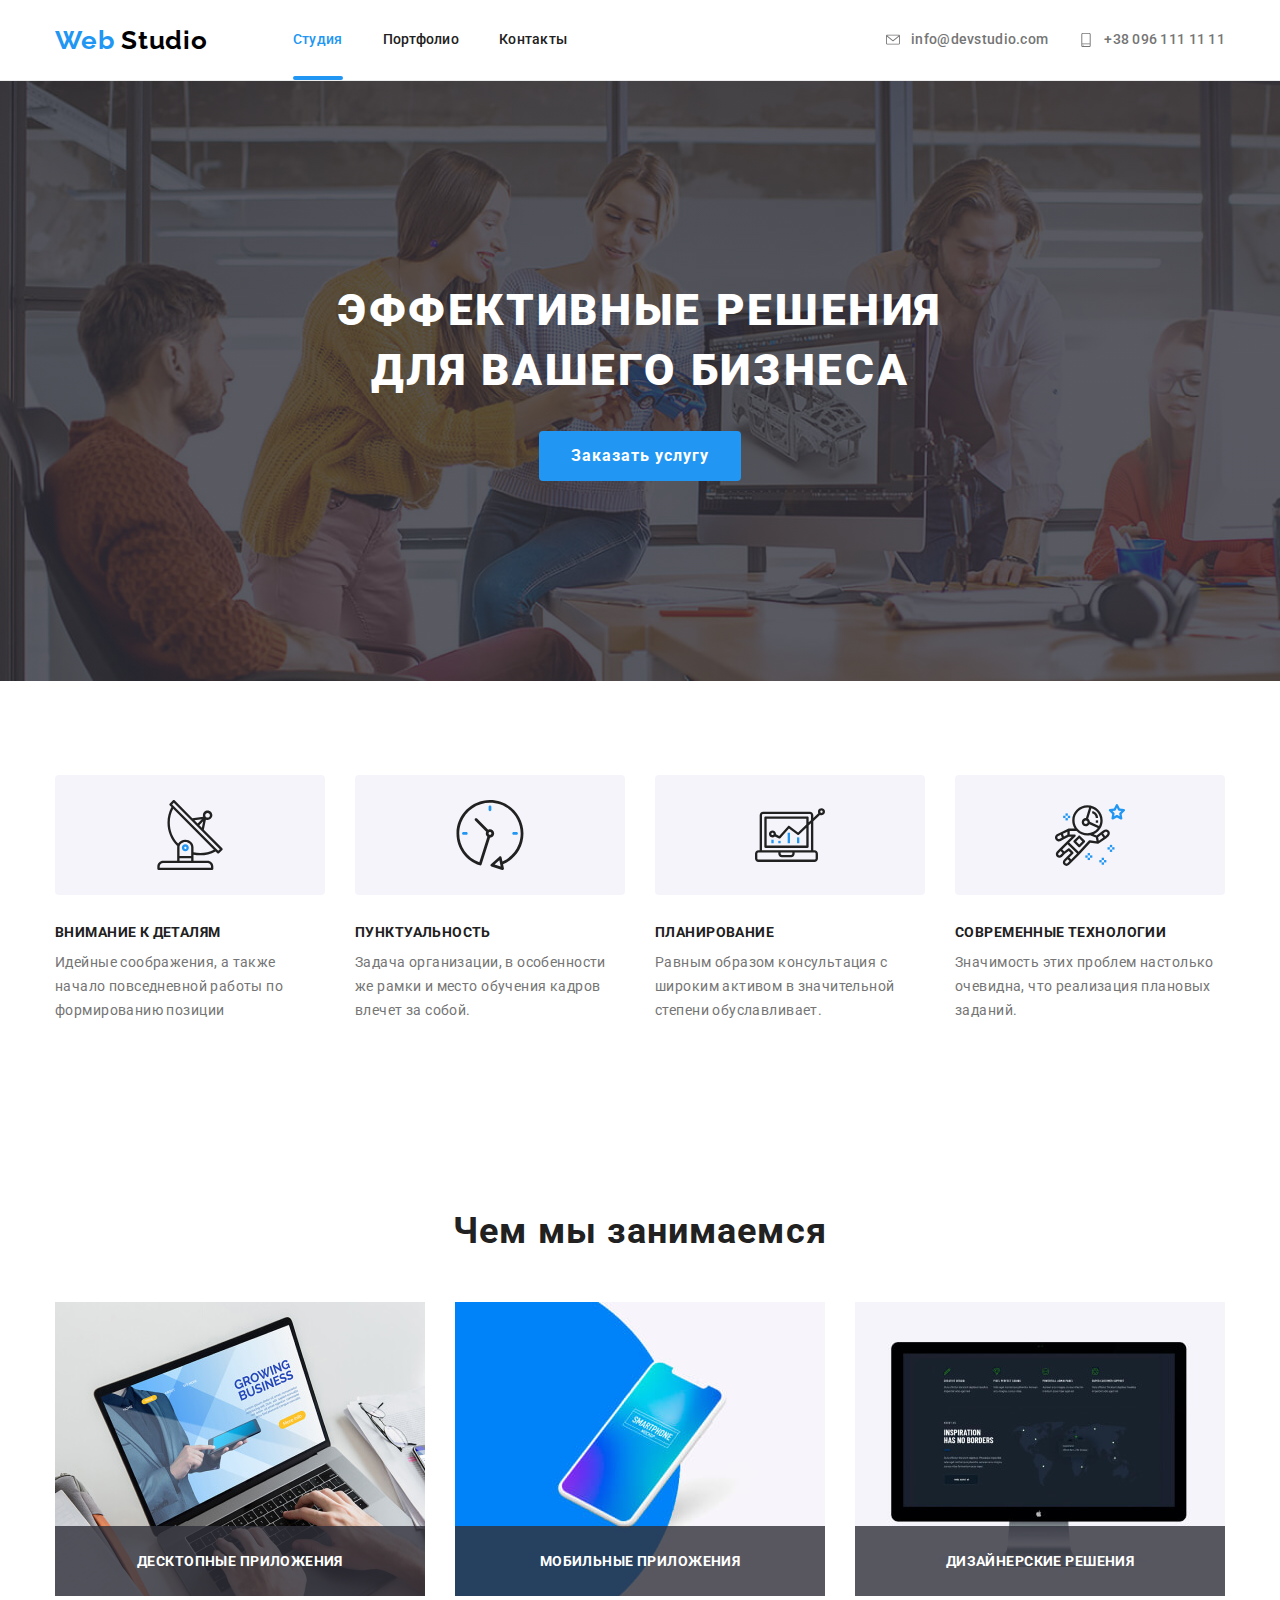
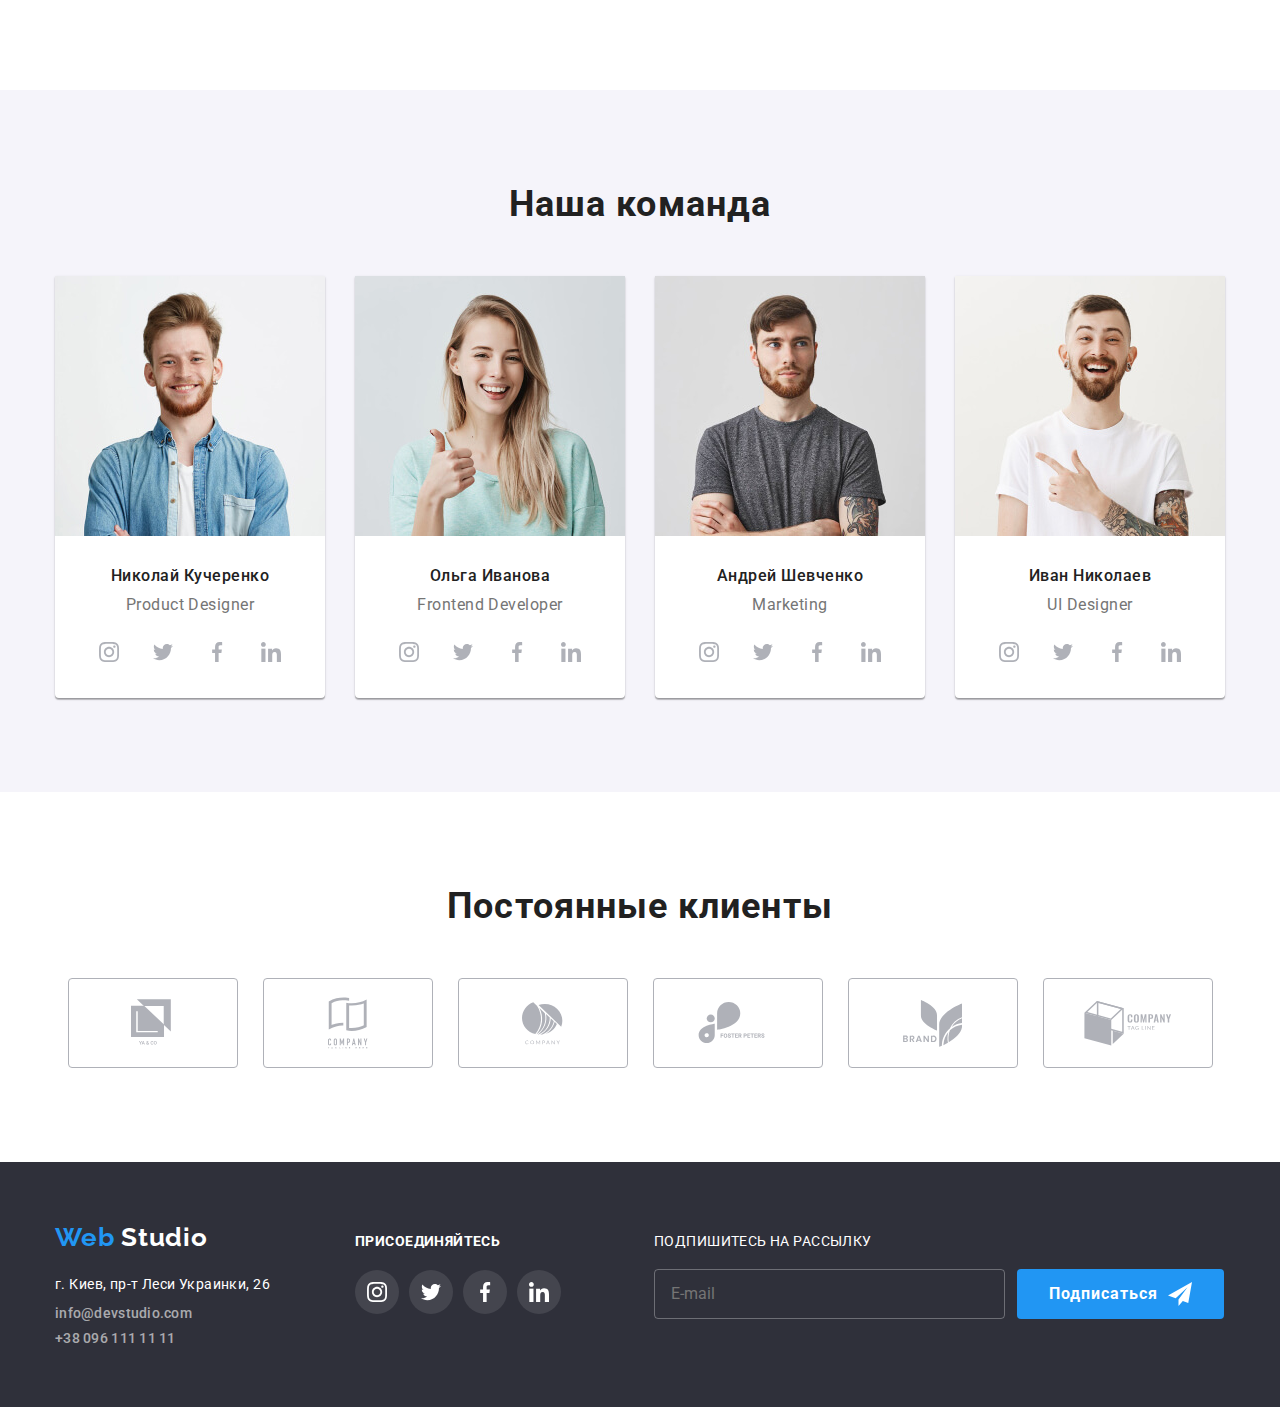
<file: index.html>
<!DOCTYPE html>
<html lang="ru">
  <head>
    <meta charset="UTF-8" />
    <meta name="viewport" content="width=device-width, initial-scale=1.0" />
    <link
      href="https://fonts.googleapis.com/css2?family=Raleway:wght@700&family=Roboto:wght@400;500;700&display=swap"
      rel="stylesheet"
    />
    <link
      rel="stylesheet"
      href="https://cdnjs.cloudflare.com/ajax/libs/modern-normalize/0.7.0/modern-normalize.min.css"
    />
    <link rel="stylesheet" href="./css/main.min.css" />
    <title>Document</title>
  </head>

  <body>
    <header class="header">
      <div class="container">
        <nav class="navigation">
          <a class="logo-white" href="./index.html"
            ><span class="logo-blue"> Web </span>Studio</a
          >
          <ul class="nav-list">
            <li class="nav-list-item">
              <a class="nav-list-item-link current" href="./index.html">
                Студия
              </a>
            </li>
            <li class="nav-list-item">
              <a class="nav-list-item-link" href="./portfolio.html">
                Портфолио
              </a>
            </li>
            <li class="nav-list-item">
              <a class="nav-list-item-link" href=""> Контакты </a>
            </li>
          </ul>
        </nav>
        <ul class="contacts-list">
          <li class="contacts-list-item">
            <a class="contacts-list-item-link" href="mailto:info@devstudio.com">
              <svg class="contacts-list-item-icon">
                <use href="./images/svgsprite.svg#icon-envelope"></use>
              </svg>
              info@devstudio.com
            </a>
          </li>
          <li class="contacts-list-item">
            <a class="contacts-list-item-link" href="tel:+380961111111">
              <svg class="contacts-list-item-icon">
                <use href="./images/svgsprite.svg#icon-smartphone"></use>
              </svg>
              +38 096 111 11 11
            </a>
          </li>
        </ul>
      </div>
    </header>
    <main>
      <!--ГЕРОЙ-->
      <section class="hero">
        <div class="hero-content">
          <h1 class="main-header">
            Эффективные решения <br />
            для вашего бизнеса
          </h1>
          <button data-modal-open class="hero-button">Заказать услугу</button>
        </div>
      </section>
      <!--Возможности-->
      <section class="capabillity section">
        <div class="container">
          <ul class="capabillity-list">
            <li class="capabillity-list-item">
              <div class="capabillity-img-wrapper">
                <svg class="capabillity-svg">
                  <use href="./images/svgsprite.svg#icon-antenna"></use>
                </svg>
              </div>
              <h2 class="capabillity-header">Внимание к деталям</h2>
              <p class="capabillity-text">
                Идейные соображения, а также начало повседневной работы по
                формированию позиции
              </p>
            </li>
            <li class="capabillity-list-item">
              <div class="capabillity-img-wrapper">
                <svg class="capabillity-svg">
                  <use href="./images/svgsprite.svg#icon-clock"></use>
                </svg>
              </div>
              <h2 class="capabillity-header">Пунктуальность</h2>
              <p class="capabillity-text">
                Задача организации, в особенности же рамки и место обучения
                кадров влечет за собой.
              </p>
            </li>
            <li class="capabillity-list-item">
              <div class="capabillity-img-wrapper">
                <svg class="capabillity-svg">
                  <use href="./images/svgsprite.svg#icon-diagram"></use>
                </svg>
              </div>
              <h2 class="capabillity-header">Планирование</h2>
              <p class="capabillity-text">
                Равным образом консультация с широким активом в значительной
                степени обуславливает.
              </p>
            </li>
            <li class="capabillity-list-item">
              <div class="capabillity-img-wrapper">
                <svg class="capabillity-svg">
                  <use href="./images/svgsprite.svg#icon-astronaut"></use>
                </svg>
              </div>
              <h2 class="capabillity-header">Современные технологии</h2>
              <p class="capabillity-text">
                Значимость этих проблем настолько очевидна, что реализация
                плановых заданий.
              </p>
            </li>
          </ul>
        </div>
      </section>
      <!--Чем мы занимаемся-->
      <section class="section">
        <div class="container">
          <h2 class="second-header">Чем мы занимаемся</h2>
          <ul class="what-we-do-list">
            <li class="what-we-do-list-item">
              <img
                src="./images/box1.jpg"
                alt="фото лептопа"
                width="370"
                height="294"
              />

              <h3 class="what-we-do-header">Десктопные приложения</h3>
            </li>
            <li class="what-we-do-list-item">
              <img
                src="./images/box2.jpg"
                alt="фото смартфона"
                width="370"
                height="294"
              />
              <h3 class="what-we-do-header">Мобильные приложения</h3>
            </li>
            <li class="what-we-do-list-item">
              <img
                src="./images/box3.jpg"
                alt="фото десктопа"
                width="370"
                height="294"
              />
              <h3 class="what-we-do-header">Дизайнерские решения</h3>
            </li>
          </ul>
        </div>
      </section>
      <!--Наша команда-->
      <section>
        <div class="section-dark section">
          <h2 class="second-header">Наша команда</h2>
          <ul class="our-team-list">
            <li class="our-team-list-item">
              <img
                class="our-team-list-img"
                src="./images/img-1.jpg"
                alt="фото парня"
                width="270"
                height="260"
              />
              <h3 class="our-team-header">Николай Кучеренко</h3>
              <p class="our-team-text">Product Designer</p>
              <ul class="social-media-link-list">
                <li>
                  <a href="instagram" class="social-media-link-list-item"
                    ><svg class="social-media-link-item-svg">
                      <use href="./images/svgsprite.svg#icon-instagram"></use>
                    </svg>
                  </a>
                </li>
                <li>
                  <a href="twitter" class="social-media-link-list-item"
                    ><svg class="social-media-link-item-svg">
                      <use href="./images/svgsprite.svg#icon-twitter"></use>
                    </svg>
                  </a>
                </li>
                <li>
                  <a href="facebook" class="social-media-link-list-item"
                    ><svg class="social-media-link-item-svg">
                      <use href="./images/svgsprite.svg#icon-facebook"></use>
                    </svg>
                  </a>
                </li>
                <li>
                  <a href="linkedin " class="social-media-link-list-item"
                    ><svg class="social-media-link-item-svg">
                      <use href="./images/svgsprite.svg#icon-linkedin"></use>
                    </svg>
                  </a>
                </li>
              </ul>
            </li>
            <li class="our-team-list-item">
              <img
                class="our-team-list-img"
                src="./images/img-2.jpg"
                alt="фото девушки"
                width="270"
                height="260"
              />
              <h3 class="our-team-header">Ольга Иванова</h3>
              <p class="our-team-text">Frontend Developer</p>
              <ul class="social-media-link-list">
                <li>
                  <a href="instagram" class="social-media-link-list-item"
                    ><svg class="social-media-link-item-svg">
                      <use href="./images/svgsprite.svg#icon-instagram"></use>
                    </svg>
                  </a>
                </li>
                <li>
                  <a href="twitter" class="social-media-link-list-item"
                    ><svg class="social-media-link-item-svg">
                      <use href="./images/svgsprite.svg#icon-twitter"></use>
                    </svg>
                  </a>
                </li>
                <li>
                  <a href="facebook" class="social-media-link-list-item"
                    ><svg class="social-media-link-item-svg">
                      <use href="./images/svgsprite.svg#icon-facebook"></use>
                    </svg>
                  </a>
                </li>
                <li>
                  <a href="linkedin " class="social-media-link-list-item"
                    ><svg class="social-media-link-item-svg">
                      <use href="./images/svgsprite.svg#icon-linkedin"></use>
                    </svg>
                  </a>
                </li>
              </ul>
            </li>
            <li class="our-team-list-item">
              <img
                class="our-team-list-img"
                src="./images/img-3.jpg"
                alt="фото парня"
                width="270"
                height="260"
              />
              <h3 class="our-team-header">Андрей Шевченко</h3>
              <p class="our-team-text">Marketing</p>
              <ul class="social-media-link-list">
                <li>
                  <a href="instagram" class="social-media-link-list-item"
                    ><svg class="social-media-link-item-svg">
                      <use href="./images/svgsprite.svg#icon-instagram"></use>
                    </svg>
                  </a>
                </li>
                <li>
                  <a href="twitter" class="social-media-link-list-item"
                    ><svg class="social-media-link-item-svg">
                      <use href="./images/svgsprite.svg#icon-twitter"></use>
                    </svg>
                  </a>
                </li>
                <li>
                  <a href="facebook" class="social-media-link-list-item"
                    ><svg class="social-media-link-item-svg">
                      <use href="./images/svgsprite.svg#icon-facebook"></use>
                    </svg>
                  </a>
                </li>
                <li>
                  <a href="linkedin " class="social-media-link-list-item"
                    ><svg class="social-media-link-item-svg">
                      <use href="./images/svgsprite.svg#icon-linkedin"></use>
                    </svg>
                  </a>
                </li>
              </ul>
            </li>
            <li class="our-team-list-item">
              <img
                class="our-team-list-img"
                src="./images/img-4.jpg"
                alt="фото парня"
                width="270"
                height="260"
              />
              <h3 class="our-team-header">Иван Николаев</h3>
              <p class="our-team-text">UI Designer</p>
              <ul class="social-media-link-list">
                <li>
                  <a href="instagram" class="social-media-link-list-item"
                    ><svg class="social-media-link-item-svg">
                      <use href="./images/svgsprite.svg#icon-instagram"></use>
                    </svg>
                  </a>
                </li>
                <li>
                  <a href="twitter" class="social-media-link-list-item"
                    ><svg class="social-media-link-item-svg">
                      <use href="./images/svgsprite.svg#icon-twitter"></use>
                    </svg>
                  </a>
                </li>
                <li>
                  <a href="facebook" class="social-media-link-list-item"
                    ><svg class="social-media-link-item-svg">
                      <use href="./images/svgsprite.svg#icon-facebook"></use>
                    </svg>
                  </a>
                </li>
                <li>
                  <a href="linkedin " class="social-media-link-list-item"
                    ><svg class="social-media-link-item-svg">
                      <use href="./images/svgsprite.svg#icon-linkedin"></use>
                    </svg>
                  </a>
                </li>
              </ul>
            </li>
          </ul>
        </div>
      </section>
      <!--Клиенты-->
      <section class="section">
        <div class="container">
          <h2 class="second-header">Постоянные клиенты</h2>
          <ul class="clients-list">
            <li>
              <a class="clients-list-item" href="">
                <svg class="clients-list-item-svg" width="44" height="49">
                  <use href="./images/svgsprite.svg#icon-logo1"></use>
                </svg>
              </a>
            </li>
            <li>
              <a class="clients-list-item" href="">
                <svg class="clients-list-item-svg" width="40" height="52">
                  <use href="./images/svgsprite.svg#icon-logo2"></use>
                </svg>
              </a>
            </li>
            <li>
              <a class="clients-list-item" href="">
                <svg class="clients-list-item-svg" width="41" height="43">
                  <use href="./images/svgsprite.svg#icon-logo3"></use>
                </svg>
              </a>
            </li>
            <li>
              <a class="clients-list-item" href="">
                <svg class="clients-list-item-svg" width="80" height="42">
                  <use href="./images/svgsprite.svg#icon-logo4"></use>
                </svg>
              </a>
            </li>
            <li>
              <a class="clients-list-item" href="">
                <svg class="clients-list-item-svg" width="59" height="47">
                  <use href="./images/svgsprite.svg#icon-logo5"></use>
                </svg>
              </a>
            </li>
            <li>
              <a class="clients-list-item" href="">
                <svg class="clients-list-item-svg" width="88" height="45">
                  <use href="./images/svgsprite.svg#icon-logo6"></use>
                </svg>
              </a>
            </li>
          </ul>
        </div>
      </section>
    </main>
    <!--Футер-->
    <footer class="footer">
      <div class="container">
        <div class="adress-container">
          <a class="logo-black" href="./index.html"
            ><span class="logo-blue">Web </span>Studio</a
          >
          <address>
            <span class="adress-text">г. Киев, пр-т Леси Украинки, 26</span>
            <ul class="adress-list">
              <li class="footer-contacts-list-item">
                <a
                  class="contacts-list-footer-item-link"
                  href="mailto:info@devstudio.com"
                  >info@devstudio.com</a
                >
              </li>
              <li class="footer-contacts-list-item">
                <a
                  class="contacts-list-footer-item-link"
                  href="tel:+380961111111"
                  >+38 096 111 11 11</a
                >
              </li>
            </ul>
          </address>
        </div>
        <div class="footer-social-link-container">
          <p class="social-links-footer">Присоединяйтесь</p>
          <ul class="social-links-footer-list social-media-link-list">
            <li>
              <a
                class="social-links-footer-item social-media-link-list-item"
                href="instagram"
                ><svg class="social-media-link-item-svg">
                  <use href="./images/svgsprite.svg#icon-instagram"></use>
                </svg>
              </a>
            </li>
            <li>
              <a
                class="social-links-footer-item social-media-link-list-item"
                href="twitter"
                ><svg class="social-media-link-item-svg">
                  <use href="./images/svgsprite.svg#icon-twitter"></use>
                </svg>
              </a>
            </li>
            <li>
              <a
                class="social-links-footer-item social-media-link-list-item"
                href="facebook"
                ><svg class="social-media-link-item-svg">
                  <use href="./images/svgsprite.svg#icon-facebook"></use>
                </svg>
              </a>
            </li>
            <li>
              <a
                class="social-links-footer-item social-media-link-list-item"
                href="linkedin"
                ><svg class="social-media-link-item-svg">
                  <use href="./images/svgsprite.svg#icon-linkedin"></use>
                </svg>
              </a>
            </li>
          </ul>
        </div>
        <div class="submit-form-container">
          <b class="submit-text">Подпишитесь на рассылку</b>
          <form class="submit-form">
            <input
              type="email"
              name="user-email"
              autocomplete="off"
              class="footer-submit-input"
              placeholder="E-mail"
              required
            />
            <button type="submit" class="footer-submit-btn">
              Подписаться
              <svg class="footer-submit-btn-icon">
                <use href="./images/svgsprite.svg#icon-icontlgm"></use>
              </svg>
            </button>
          </form>
        </div>
      </div>
    </footer>
    <div data-modal class="backdrop is-hidden">
      <div class="modal-form-wrapper">
        <button data-modal-close type="button" class="modal-close-button">
          <svg class="modal-close-button-svg">
            <use href="./images/svgsprite.svg#icon-close"></use>
          </svg>
        </button>
        <form action="#" class="modal-form">
          <h2 class="modal-header">Оставьте свои данные, мы вам перезвоним</h2>
          <div class="modal-label-wrapper">
            <label class="modal-label"
              >Имя
              <input
                class="modal-input"
                type="text"
                name="user-name"
                placeholder=" "
                required
              />
              <svg class="modal-icon">
                <use href="./images/svgsprite.svg#icon-person"></use>
              </svg>
            </label>
          </div>
          <div class="modal-label-wrapper">
            <label class="modal-label"
              >Телефон
              <input
                class="modal-input"
                type="tel"
                name="user-tel"
                placeholder=" "
                required
              />
              <svg class="modal-icon">
                <use href="./images/svgsprite.svg#icon-phone"></use>
              </svg>
            </label>
          </div>
          <div class="modal-label-wrapper">
            <label class="modal-label"
              >Почта
              <input
                class="modal-input"
                type="email"
                name="user-email"
                placeholder=" "
              />
              <svg class="modal-icon">
                <use href="./images/svgsprite.svg#icon-email"></use>
              </svg>
            </label>
          </div>
          <span class="modal-message-span">Комментарий</span>
          <textarea
            class="modal-message"
            name="user-message"
            placeholder="Введите текст"
          ></textarea>
          <label class="modal-form-option">
            <input
              type="checkbox"
              class="modal-form-checkbox"
              name="policy"
              value="accept-policy"
            />
            <svg class="custom-checkbox">
              <use href="./images/svgsprite.svg#icon-iconcheck"></use>
            </svg>
            <span class="policy-text"
              >Соглашаюсь с рассылкой и принимаю
              <a href="#" class="policy-link">Условия договора</a></span
            >
          </label>
          <button type="submit" class="modal-button-submit">Отправить</button>
        </form>
      </div>
    </div>
    <script src="./js/modal.js"></script>
  </body>
</html>
</file>
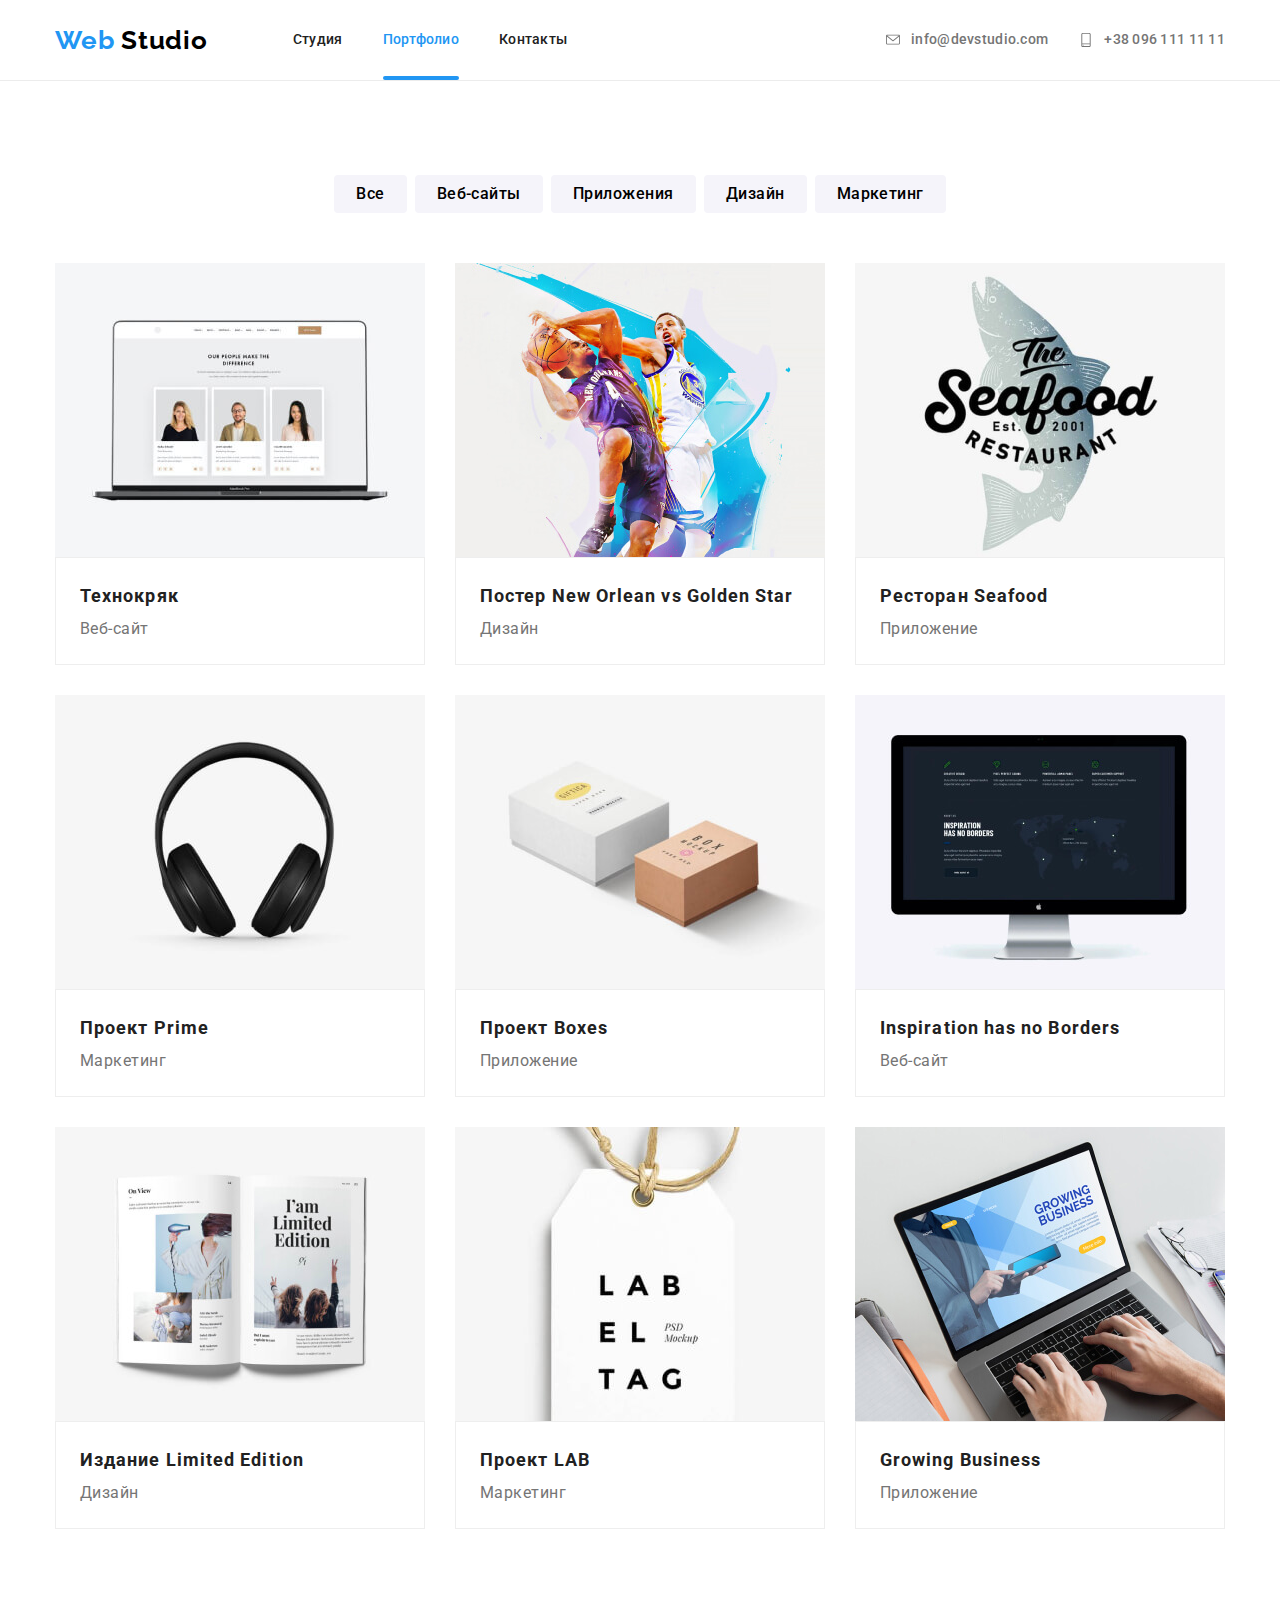
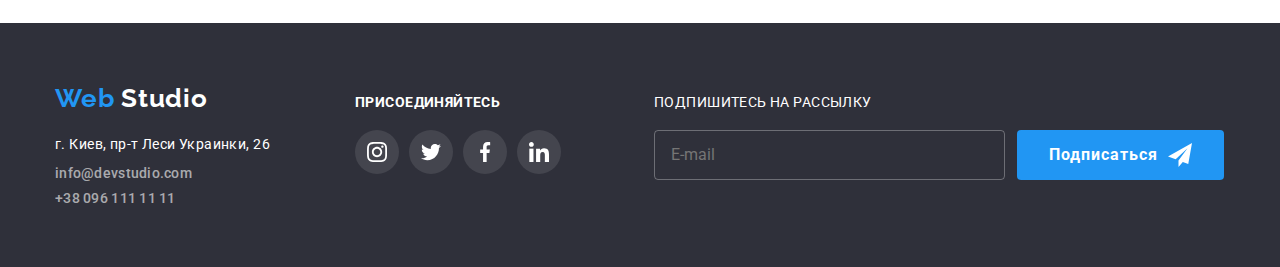
<file: portfolio.html>
<!DOCTYPE html>
<html lang="ru">
  <head>
    <meta charset="UTF-8" />
    <meta name="viewport" content="width=device-width, initial-scale=1.0" />
    <link
      href="https://fonts.googleapis.com/css2?family=Raleway:wght@700&family=Roboto:wght@400;500;700&display=swap"
      rel="stylesheet"
    />
    <link
      rel="stylesheet"
      href="https://cdnjs.cloudflare.com/ajax/libs/modern-normalize/0.7.0/modern-normalize.min.css"
    />
    <link rel="stylesheet" href="./css/portfolio.min.css" />
    <title>Document</title>
  </head>

  <body>
    <header class="header">
      <div class="container">
        <nav class="navigation">
          <a class="logo-white" href="./index.html"
            ><span class="logo-blue"> Web </span>Studio</a
          >
          <ul class="nav-list">
            <li class="nav-list-item">
              <a class="nav-list-item-link" href="./index.html"> Студия </a>
            </li>
            <li class="nav-list-item">
              <a class="nav-list-item-link current" href="./portfolio.html">
                Портфолио
              </a>
            </li>
            <li class="nav-list-item">
              <a class="nav-list-item-link" href=""> Контакты </a>
            </li>
          </ul>
        </nav>
        <ul class="contacts-list">
          <li class="contacts-list-item">
            <a class="contacts-list-item-link" href="mailto:info@devstudio.com">
              <svg class="contacts-list-item-icon">
                <use href="./images/svgsprite.svg#icon-envelope"></use>
              </svg>
              info@devstudio.com
            </a>
          </li>
          <li class="contacts-list-item">
            <a class="contacts-list-item-link" href="tel:+380961111111">
              <svg class="contacts-list-item-icon">
                <use href="./images/svgsprite.svg#icon-smartphone"></use>
              </svg>
              +38 096 111 11 11
            </a>
          </li>
        </ul>
      </div>
    </header>
    <main>
      <!-- МЕНЮ КНОПОК -->
      <section class="section">
        <div class="container">
          <h1 hidden>Портфолио</h1>
          <ul class="portfolio-button-list">
            <li class="portfolio-button-list-item">
              <button class="portfolio-button" type="button">Все</button>
            </li>
            <li class="portfolio-button-list-item">
              <button class="portfolio-button" type="button">Веб-сайты</button>
            </li>
            <li class="portfolio-button-list-item">
              <button class="portfolio-button" type="button">Приложения</button>
            </li>
            <li class="portfolio-button-list-item">
              <button class="portfolio-button" type="button">Дизайн</button>
            </li>
            <li class="portfolio-button-list-item">
              <button class="portfolio-button" type="button">Маркетинг</button>
            </li>
          </ul>
        </div>

        <!-- ГАЛЕРЕЯ -->

        <div class="container">
          <ul class="portfolio-list">
            <li class="portfolio-list-item">
              <a href="">
                <div class="portfolio-wrapper">
                  <img
                    class="portfolio-list-item-img"
                    src="./images/portfolio/img1.jpg"
                    alt="сайт Тезнокряк"
                  />
                  <p class="portfolio-item-description">
                    Технокряк это современная площадка распространения
                    коронавируса. Компании используют эту платформу для
                    цифрового шпионажа и атак на защищённые сервера конкурентов.
                  </p>
                </div>
                <div class="card-content">
                  <h2 class="portfolio-item-header">Технокряк</h2>
                  <p class="portfolio-item-type">Веб-сайт</p>
                </div>
              </a>
            </li>
            <li class="portfolio-list-item">
              <a href="">
                <div class="portfolio-wrapper">
                  <img
                    class="portfolio-list-item-img"
                    src="./images/portfolio/img2.jpg"
                    alt="баскетболисты"
                  />
                  <p class="portfolio-item-description">
                    Технокряк это современная площадка распространения
                    коронавируса. Компании используют эту платформу для
                    цифрового шпионажа и атак на защищённые сервера конкурентов.
                  </p>
                </div>
                <div class="card-content">
                  <h2 class="portfolio-item-header">
                    Постер New Orlean vs Golden Star
                  </h2>
                  <p class="portfolio-item-type">Дизайн</p>
                </div>
              </a>
            </li>
            <li class="portfolio-list-item">
              <a href="">
                <div class="portfolio-wrapper">
                  <img
                    class="portfolio-list-item-img"
                    src="./images/portfolio/img3.jpg"
                    alt="логотип ресторана"
                  />
                  <p class="portfolio-item-description">
                    Технокряк это современная площадка распространения
                    коронавируса. Компании используют эту платформу для
                    цифрового шпионажа и атак на защищённые сервера конкурентов.
                  </p>
                </div>
                <div class="card-content">
                  <h2 class="portfolio-item-header">Ресторан Seafood</h2>
                  <p class="portfolio-item-type">Приложение</p>
                </div>
              </a>
            </li>
            <li class="portfolio-list-item">
              <a href="">
                <div class="portfolio-wrapper">
                  <img
                    class="portfolio-list-item-img"
                    src="./images/portfolio/img4.jpg"
                    alt="наушники"
                  />
                  <p class="portfolio-item-description">
                    Технокряк это современная площадка распространения
                    коронавируса. Компании используют эту платформу для
                    цифрового шпионажа и атак на защищённые сервера конкурентов.
                  </p>
                </div>
                <div class="card-content">
                  <h2 class="portfolio-item-header">Проект Prime</h2>
                  <p class="portfolio-item-type">Маркетинг</p>
                </div>
              </a>
            </li>
            <li class="portfolio-list-item">
              <a href="">
                <div class="portfolio-wrapper">
                  <img
                    class="portfolio-list-item-img"
                    src="./images/portfolio/img5.jpg"
                    alt="две коробки"
                  />
                  <p class="portfolio-item-description">
                    Технокряк это современная площадка распространения
                    коронавируса. Компании используют эту платформу для
                    цифрового шпионажа и атак на защищённые сервера конкурентов.
                  </p>
                </div>
                <div class="card-content">
                  <h2 class="portfolio-item-header">Проект Boxes</h2>
                  <p class="portfolio-item-type">Приложение</p>
                </div>
              </a>
            </li>
            <li class="portfolio-list-item">
              <a href="">
                <div class="portfolio-wrapper">
                  <img
                    class="portfolio-list-item-img"
                    src="./images/portfolio/img6.jpg"
                    alt="фото десктопа"
                  />
                  <p class="portfolio-item-description">
                    Технокряк это современная площадка распространения
                    коронавируса. Компании используют эту платформу для
                    цифрового шпионажа и атак на защищённые сервера конкурентов.
                  </p>
                </div>
                <div class="card-content">
                  <h2 class="portfolio-item-header">
                    Inspiration has no Borders
                  </h2>
                  <p class="portfolio-item-type">Веб-сайт</p>
                </div>
              </a>
            </li>
            <li class="portfolio-list-item">
              <a href="">
                <div class="portfolio-wrapper">
                  <img
                    class="portfolio-list-item-img"
                    src="./images/portfolio/img7.jpg"
                    alt="фото журнала"
                  />
                  <p class="portfolio-item-description">
                    Технокряк это современная площадка распространения
                    коронавируса. Компании используют эту платформу для
                    цифрового шпионажа и атак на защищённые сервера конкурентов.
                  </p>
                </div>
                <div class="card-content">
                  <h2 class="portfolio-item-header">Издание Limited Edition</h2>
                  <p class="portfolio-item-type">Дизайн</p>
                </div>
              </a>
            </li>
            <li class="portfolio-list-item">
              <a href="">
                <div class="portfolio-wrapper">
                  <img
                    class="portfolio-list-item-img"
                    src="./images/portfolio/img8.jpg"
                    alt="лого проекта"
                  />
                  <p class="portfolio-item-description">
                    Технокряк это современная площадка распространения
                    коронавируса. Компании используют эту платформу для
                    цифрового шпионажа и атак на защищённые сервера конкурентов.
                  </p>
                </div>
                <div class="card-content">
                  <h2 class="portfolio-item-header">Проект LAB</h2>
                  <p class="portfolio-item-type">Маркетинг</p>
                </div>
              </a>
            </li>
            <li class="portfolio-list-item">
              <a href=""
                ><div class="portfolio-wrapper">
                  <img
                    class="portfolio-list-item-img"
                    src="./images/portfolio/img9.jpg"
                    alt="руки на ноутбуке"
                  />
                  <p class="portfolio-item-description">
                    Технокряк это современная площадка распространения
                    коронавируса. Компании используют эту платформу для
                    цифрового шпионажа и атак на защищённые сервера конкурентов.
                  </p>
                </div>
                <div class="card-content">
                  <h2 class="portfolio-item-header">Growing Business</h2>
                  <p class="portfolio-item-type">Приложение</p>
                </div>
              </a>
            </li>
          </ul>
        </div>
      </section>
    </main>
    <!--Футер-->
    <footer class="footer">
      <div class="container">
        <div class="adress-container">
          <a class="logo-black" href="./index.html"
            ><span class="logo-blue">Web </span>Studio</a
          >
          <address>
            <span class="adress-text">г. Киев, пр-т Леси Украинки, 26</span>
            <ul class="adress-list">
              <li class="footer-contacts-list-item">
                <a
                  class="contacts-list-footer-item-link"
                  href="mailto:info@devstudio.com"
                  >info@devstudio.com</a
                >
              </li>
              <li class="footer-contacts-list-item">
                <a
                  class="contacts-list-footer-item-link"
                  href="tel:+380961111111"
                  >+38 096 111 11 11</a
                >
              </li>
            </ul>
          </address>
        </div>
        <div class="footer-social-link-container">
          <p class="social-links-footer">Присоединяйтесь</p>
          <ul class="social-links-footer-list social-media-link-list">
            <li>
              <a
                class="social-links-footer-item social-media-link-list-item"
                href="instagram"
                ><svg class="social-media-link-item-svg">
                  <use href="./images/svgsprite.svg#icon-instagram"></use>
                </svg>
              </a>
            </li>
            <li>
              <a
                class="social-links-footer-item social-media-link-list-item"
                href="twitter"
                ><svg class="social-media-link-item-svg">
                  <use href="./images/svgsprite.svg#icon-twitter"></use>
                </svg>
              </a>
            </li>
            <li>
              <a
                class="social-links-footer-item social-media-link-list-item"
                href="facebook"
                ><svg class="social-media-link-item-svg">
                  <use href="./images/svgsprite.svg#icon-facebook"></use>
                </svg>
              </a>
            </li>
            <li>
              <a
                class="social-links-footer-item social-media-link-list-item"
                href="linkedin"
                ><svg class="social-media-link-item-svg">
                  <use href="./images/svgsprite.svg#icon-linkedin"></use>
                </svg>
              </a>
            </li>
          </ul>
        </div>
        <div class="submit-form-container">
          <b class="submit-text">Подпишитесь на рассылку</b>
          <form class="submit-form">
            <input
              type="email"
              name="user-email"
              autocomplete="off"
              class="footer-submit-input"
              placeholder="E-mail"
            />
            <button type="submit" class="footer-submit-btn">
              Подписаться
              <svg class="footer-submit-btn-icon">
                <use href="./images/svgsprite.svg#icon-icontlgm"></use>
              </svg>
            </button>
          </form>
        </div>
      </div>
    </footer>
  </body>
</html>
</file>
<file: css/main.min.css>
html{box-sizing:border-box}*,*::before,*::after{box-sizing:inherit;margin:0;padding:0}a{text-decoration:none;display:block}a :visited{text-decoration:none}ul{list-style-type:none;margin:0}body{font-family:Roboto, sans-serif}img{display:block;max-width:100%;height:auto}.section{padding-top:94px;padding-bottom:94px}.container{width:1200px;height:auto;padding-left:15px;padding-right:15px;margin-left:auto;margin-right:auto;align-items:center}.backdrop{position:fixed;left:0;top:0;width:100%;height:100%;background-color:rgba(0,0,0,0.5);z-index:100;transition:opacity 250ms cubic-bezier(0.4, 0, 0.2, 1)}.modal-form-wrapper{position:absolute;top:50%;left:50%;transform:translate(-50%, -50%);max-width:528px}.modal-form{display:flex;flex-direction:column;max-width:528px;width:100%;padding:40px;background:#ffffff;box-shadow:0px 1px 3px rgba(0,0,0,0.12),0px 1px 1px rgba(0,0,0,0.14),0px 2px 1px rgba(0,0,0,0.2);border-radius:4px}.modal-header{font-weight:bold;font-size:20px;line-height:1.15;letter-spacing:0.03em;margin-bottom:12px;color:#212121}.modal-label,.modal-input{font-size:12px;line-height:1.16;letter-spacing:0.01em;color:#212121}.modal-label-wrapper{position:relative;max-width:448px;margin-bottom:10px}.modal-input{display:block;width:100%;border:1px solid rgba(33,33,33,0.2);border-radius:4px;outline:none;padding-left:42px;padding-top:12px;padding-bottom:12px}.modal-input:focus,.modal-input:not(:placeholder-shown){border-color:#2196f3;border-radius:4px}.modal-icon{position:absolute;bottom:11px;left:12px;width:18px;height:18px;fill:#212121}.modal-input:focus+.modal-icon,.modal-input:not(:placeholder-shown)+.modal-icon{fill:#2196f3}.modal-close-button{position:absolute;top:8px;right:8px;width:30px;height:30px;border-radius:50%;border:1px solid rgba(0,0,0,0.1);background-color:white;transition:border-color 250ms cubic-bezier(0.4, 0, 0.2, 1)}.modal-close-button:hover{border-color:#2196f3}.modal-close-button-svg{width:100%;height:100%;padding:6px;transition:fill 250ms cubic-bezier(0.4, 0, 0.2, 1)}.modal-close-button:hover .modal-close-button-svg{fill:#2196f3;border-color:#2196f3}.modal-message{max-width:448px;height:120px;border:1px solid rgba(33,33,33,0.2);border-radius:4px;resize:none;outline:none;padding:12px 16px;margin-bottom:20px;font-weight:normal;font-size:12px;line-height:1.16;letter-spacing:0.01em;color:#212121}.modal-message:focus{border-color:#2196f3}.modal-message:focus::placeholder{color:#2196f3}.modal-message-span{font-weight:normal;font-size:12px;line-height:1.16;letter-spacing:0.01em;color:#757575;margin-bottom:4px}.modal-form-option{display:flex;align-items:center;margin-bottom:30px}.modal-form-checkbox{position:absolute;width:1px;height:1px;margin:-1px;border:0;padding:0;clip:rect(0 0 0 0);overflow:hidden}.custom-checkbox{width:16px;height:15px;fill:#ffffff;border:1px solid #212121;border-radius:2px;transition:fill 250ms cubic-bezier(0.4, 0, 0.2, 1),border 250ms cubic-bezier(0.4, 0, 0.2, 1);margin-right:8px;flex-shrink:0}.modal-form-checkbox:checked+.custom-checkbox{fill:#2196f3;border:none}.policy-text{font-weight:normal;font-size:14px;line-height:1.71;letter-spacing:0.03em;color:#757575}.policy-link{display:inline-block;color:#2196f3;text-decoration:underline}.modal-button-submit{font-family:inherit;font-style:normal;font-weight:bold;font-size:16px;line-height:1.9;letter-spacing:0.06em;background-color:#2196f3;color:#ffffff;border:none;border-radius:4px;display:block;align-items:center;text-align:center;margin-left:auto;margin-right:auto;padding-top:10px;padding-right:32px;padding-bottom:10px;padding-left:32px;transition:color 250ms cubic-bezier(0.4, 0, 0.2, 1);transition:background-color 250ms cubic-bezier(0.4, 0, 0.2, 1)}.modal-button-submit:hover{background-color:#f5f4fa;color:#2196f3}.modal-button-submit:focus{background-color:#f5f4fa;color:#2196f3}.is-hidden{opacity:0;visibility:hidden;pointer-events:none}.header{border-bottom:1px solid #ececec}.header .container{display:flex}.navigation{display:flex;align-items:center}.logo-white{font-family:Raleway;font-style:normal;font-weight:bold;font-size:26px;line-height:1.19;letter-spacing:0.03em;color:#000000;margin-right:85px}.logo-blue{color:#2196f3}.nav-list{display:flex;padding-left:0;margin-top:0;margin-bottom:0}.nav-list-item:not(:last-child){margin-right:40px}.nav-list-item:hover,.nav-list-item :focus{color:#2196f3}.nav-list-item-link{position:relative;display:flex;padding-top:32px;padding-bottom:32px;font-style:normal;font-weight:500;font-size:14px;line-height:1.14;letter-spacing:0.02em;color:#212121;transition:color 250ms cubic-bezier(0.4, 0, 0.2, 1)}.nav-list-item-link:hover,.nav-list-item-link:focus{color:#2196f3}.nav-list-item-link.current{color:#2196f3}.nav-list-item-link.current::after{position:absolute;bottom:0;content:"";display:block;width:100%;height:4px;background-color:#2196f3;border-radius:2px}.contacts-list{display:flex;margin-left:auto}.contacts-list-item:not(:last-child){margin-right:30px}.contacts-list-item-icon{width:16px;height:14px;margin-right:10px;fill:#757575;transition:fill 250ms cubic-bezier(0.4, 0, 0.2, 1)}.contacts-list-item-link{display:flex;padding-top:32px;padding-bottom:32px;align-items:center;font-family:Roboto;font-weight:500;font-style:normal;line-height:1.14;font-size:14px;color:#757575;letter-spacing:0.02em;transition:color 250ms cubic-bezier(0.4, 0, 0.2, 1)}.contacts-list-item-link:hover,.contacts-list-item-link:focus{color:#2196f3}.contacts-list-item-link:hover .contacts-list-item-icon,.contacts-list-item-link:focus .contacts-list-item-icon{fill:#2196f3}.hero{display:flex;max-width:1600px;height:600px;justify-content:center;align-items:center;background-image:linear-gradient(rgba(47,48,58,0.8), rgba(47,48,58,0.8)),url("../images/herobg.jpg");background-size:cover;margin-right:auto;margin-left:auto}.hero-content{max-width:100%;height:100%}.hero-button{font-family:inherit;font-style:normal;font-weight:bold;font-size:16px;line-height:1.9;letter-spacing:0.06em;background-color:#2196f3;color:#ffffff;border:none;border-radius:4px;display:block;align-items:center;text-align:center;margin-left:auto;margin-right:auto;padding-top:10px;padding-right:32px;padding-bottom:10px;padding-left:32px;transition:color 250ms cubic-bezier(0.4, 0, 0.2, 1);transition:background-color 250ms cubic-bezier(0.4, 0, 0.2, 1)}.hero-button:hover,.hero-button:focus{background-color:#f5f4fa;color:#2196f3}.main-header{font-style:normal;font-weight:900;font-size:44px;line-height:1.36;text-align:center;letter-spacing:0.06em;text-transform:uppercase;color:#ffffff;padding-top:200px;margin-bottom:30px}.capabillity-header{font-style:normal;font-weight:bold;font-size:14px;line-height:1.14;letter-spacing:0.03em;text-transform:uppercase;color:#212121;margin-top:0px;margin-bottom:10px}.capabillity-text{font-style:normal;font-weight:normal;font-size:14px;line-height:1.71;letter-spacing:0.03em;color:#757575}.capabillity-list{display:flex;padding-left:0;margin-top:0;margin-bottom:0}.capabillity-list-item{max-width:270px}.capabillity-list-item:not(:last-child){margin-right:30px}.capabillity-img-wrapper{display:flex;width:100%;height:120px;background-color:#f5f4fa;align-items:center;justify-content:center;border-radius:4px;margin-bottom:30px}.capabillity-svg{width:70px;height:70px}.second-header{font-style:normal;font-weight:bold;font-size:36px;line-height:1.16;text-align:center;letter-spacing:0.03em;color:#212121;margin-top:0px;margin-bottom:50px}.what-we-do-header{position:absolute;bottom:0;width:100%;background-color:rgba(47,48,58,0.8);font-style:normal;font-weight:bold;font-size:14px;line-height:1.17;letter-spacing:0.03em;text-transform:uppercase;color:#ffffff;text-align:center;padding-top:27px;padding-bottom:27px}.what-we-do-wrapper{top:0}.what-we-do-list{display:flex}.what-we-do-list-item{position:relative;width:370px;height:auto}.what-we-do-list-item:not(:last-child){margin-right:30px}.section-dark{background-color:#f5f4fa}.our-team-list{display:flex;justify-content:center}.our-team-list-item{background-color:white;border-radius:0px 0px 4px 4px;box-shadow:0px 2px 1px rgba(0,0,0,0.2),0px 1px 1px rgba(0,0,0,0.14),0px 1px 3px rgba(0,0,0,0.12);width:270px;height:auto}.our-team-list-item:not(:last-child){margin-right:30px}.our-team-list-img{margin-bottom:30px}.our-team-header{font-style:normal;font-weight:500;font-size:16px;line-height:1.19;letter-spacing:0.03em;color:#212121;margin-top:0px;margin-bottom:10px;margin-left:auto;margin-right:auto;text-align:center}.our-team-text{font-style:normal;font-weight:normal;text-align:center;font-size:16px;line-height:1.19;letter-spacing:0.03em;color:#757575;margin-top:0;margin-bottom:16px}.social-media-link-list{display:flex;justify-content:space-between;max-width:206px;margin-right:auto;margin-left:auto;margin-top:16px;margin-bottom:24px}.social-media-link-list-item{display:flex;align-items:center;justify-content:center;width:44px;height:44px;border-radius:50%;transition:background-color 250ms cubic-bezier(0.4, 0, 0.2, 1)}.social-media-link-list-item:not(:last-child){margin-right:10px}.social-media-link-list-item:hover,.social-media-link-list-item:focus{background-color:#2196f3}.social-media-link-list-item:hover .social-media-link-item-svg,.social-media-link-list-item:focus .social-media-link-item-svg{fill:#ffffff}.social-media-link-item-svg{width:20px;height:20px;fill:#afb1b8;transition:fill 250ms cubic-bezier(0.4, 0, 0.2, 1)}.clients-list{display:flex;justify-content:space-around}.clients-list-item{display:flex;justify-content:center;align-items:center;border:1px solid #afb1b8;border-radius:4px;width:170px;height:90px;transition:border 250ms cubic-bezier(0.4, 0, 0.2, 1)}.clients-list-item:hover,.clients-list-item:focus{border:1px solid #2196f3;border-radius:4px}.clients-list-item:hover .clients-list-item-svg,.clients-list-item:focus .clients-list-item-svg{fill:#2196f3}.clients-list-item-svg{fill:#afb1b8;transition:fill 250ms cubic-bezier(0.4, 0, 0.2, 1)}.footer{background-color:#2f303a}.footer .container{display:flex;padding-top:60px;padding-bottom:60px;align-items:baseline}.footer-social-link-container{width:206px;text-align:start;margin-right:93px}.footer-contacts-list-item:not(:last-child){margin-bottom:9px}.logo-black{font-family:Raleway;font-style:normal;font-weight:bold;font-size:26px;line-height:1.19;letter-spacing:0.03em;color:#ffffff;margin-bottom:20px}.adress-text{display:block;font-family:Roboto;font-style:normal;font-weight:normal;font-size:14px;line-height:1.71;letter-spacing:0.03em;color:#ffffff;margin-bottom:9px}.adress-container{margin-right:69px;width:231px}.contacts-list-footer-item-link{font-family:Roboto;font-weight:500;font-style:normal;line-height:1.14;font-size:14px;color:rgba(255,255,255,0.6);letter-spacing:0.02em;transition:color 250ms cubic-bezier(0.4, 0, 0.2, 1)}.contacts-list-footer-item-link:hover,.contacts-list-footer-item-link:focus{color:#2196f3}.social-media-link-list{display:flex;justify-content:space-between;max-width:206px;margin-right:auto;margin-left:auto;margin-top:16px;margin-bottom:24px}.social-media-link-list-item{display:flex;align-items:center;justify-content:center;width:44px;height:44px;border-radius:50%;transition:background-color 250ms cubic-bezier(0.4, 0, 0.2, 1)}.social-media-link-list-item:not(:last-child){margin-right:10px}.social-media-link-list-item:hover,.social-media-link-list-item:focus{background-color:#2196f3}.social-media-link-list-item:hover .social-media-link-item-svg,.social-media-link-list-item:focus .social-media-link-item-svg{fill:#ffffff}.social-media-link-item-svg{width:20px;height:20px;fill:#afb1b8;transition:fill 250ms cubic-bezier(0.4, 0, 0.2, 1)}.social-links-footer{font-style:normal;font-weight:bold;font-size:14px;line-height:1.14;letter-spacing:0.03em;text-transform:uppercase;color:#ffffff;margin-bottom:20px}.social-links-footer-list li{background-color:rgba(255,255,255,0.1);border-radius:50%}.social-links-footer-item .social-media-link-item-svg{fill:#ffffff}.social-links-footer-item:hover,.social-links-footer-item:focus{color:#2196f3}.submit-form{display:flex;max-width:100%}.submit-form-container{max-width:570px}.submit-text{display:block;font-weight:normal;font-size:14px;line-height:16px;letter-spacing:0.03em;text-transform:uppercase;color:#ffffff;margin-bottom:20px}.footer-submit-input{width:358px;border:1px solid rgba(255,255,255,0.3);border-radius:4px;background-color:transparent;padding-left:16px;padding-top:15px;padding-bottom:15px;margin-right:12px;outline:none;color:#ffffff}.footer-submit-input:not(:placeholder-shown){background-color:transparent;border:1px solid #2196f3;border-radius:4px}.footer-submit-btn{font-family:inherit;font-style:normal;font-weight:bold;font-size:16px;line-height:1.9;letter-spacing:0.06em;background-color:#2196f3;color:#ffffff;border:none;border-radius:4px;display:flex;align-items:center;text-align:center;margin-left:auto;margin-right:auto;padding-top:10px;padding-right:32px;padding-bottom:10px;padding-left:32px;transition:color 250ms cubic-bezier(0.4, 0, 0.2, 1);transition:background-color 250ms cubic-bezier(0.4, 0, 0.2, 1)}.footer-submit-btn:hover,.footer-submit-btn:focus{background-color:#f5f4fa;color:#2196f3}.footer-submit-btn:hover .footer-submit-btn-icon,.footer-submit-btn:focus .footer-submit-btn-icon{fill:#2196f3}.footer-submit-btn-icon{width:24px;height:24px;fill:#ffffff;transition:fill 250ms cubic-bezier(0.4, 0, 0.2, 1);margin-left:10px}
/*# sourceMappingURL=main.min.css.map */
</file>
<file: css/portfolio.min.css>
html{box-sizing:border-box}*,*::before,*::after{box-sizing:inherit;margin:0;padding:0}a{text-decoration:none;display:block}a :visited{text-decoration:none}ul{list-style-type:none;margin:0}body{font-family:Roboto, sans-serif}img{display:block;max-width:100%;height:auto}.section{padding-top:94px;padding-bottom:94px}.container{width:1200px;height:auto;padding-left:15px;padding-right:15px;margin-left:auto;margin-right:auto;align-items:center}.header{border-bottom:1px solid #ececec}.header .container{display:flex}.navigation{display:flex;align-items:center}.logo-white{font-family:Raleway;font-style:normal;font-weight:bold;font-size:26px;line-height:1.19;letter-spacing:0.03em;color:#000000;margin-right:85px}.logo-blue{color:#2196f3}.nav-list{display:flex;padding-left:0;margin-top:0;margin-bottom:0}.nav-list-item:not(:last-child){margin-right:40px}.nav-list-item:hover,.nav-list-item :focus{color:#2196f3}.nav-list-item-link{position:relative;display:flex;padding-top:32px;padding-bottom:32px;font-style:normal;font-weight:500;font-size:14px;line-height:1.14;letter-spacing:0.02em;color:#212121;transition:color 250ms cubic-bezier(0.4, 0, 0.2, 1)}.nav-list-item-link:hover,.nav-list-item-link:focus{color:#2196f3}.nav-list-item-link.current{color:#2196f3}.nav-list-item-link.current::after{position:absolute;bottom:0;content:"";display:block;width:100%;height:4px;background-color:#2196f3;border-radius:2px}.contacts-list{display:flex;margin-left:auto}.contacts-list-item:not(:last-child){margin-right:30px}.contacts-list-item-icon{width:16px;height:14px;margin-right:10px;fill:#757575;transition:fill 250ms cubic-bezier(0.4, 0, 0.2, 1)}.contacts-list-item-link{display:flex;padding-top:32px;padding-bottom:32px;align-items:center;font-family:Roboto;font-weight:500;font-style:normal;line-height:1.14;font-size:14px;color:#757575;letter-spacing:0.02em;transition:color 250ms cubic-bezier(0.4, 0, 0.2, 1)}.contacts-list-item-link:hover,.contacts-list-item-link:focus{color:#2196f3}.contacts-list-item-link:hover .contacts-list-item-icon,.contacts-list-item-link:focus .contacts-list-item-icon{fill:#2196f3}.portfolio-button{padding-top:6px;padding-right:22px;padding-bottom:6px;padding-left:22px;background-color:#f5f4fa;border:none;border-radius:4px;font-style:normal;font-weight:500;font-size:16px;line-height:1.62;text-align:center;letter-spacing:0.03em;transition:background-color 250ms cubic-bezier(0.4, 0, 0.2, 1),color 250ms cubic-bezier(0.4, 0, 0.2, 1),box-shadow 250ms cubic-bezier(0.4, 0, 0.2, 1)}.portfolio-button:hover,.portfolio-button:focus{background-color:#2196f3;color:#ffffff;box-shadow:0px 2px 2px rgba(0,0,0,0.12),0px 1px 2px rgba(0,0,0,0.08),0px 3px 1px rgba(0,0,0,0.1)}.portfolio-button-list{display:flex;align-items:center;justify-content:center;margin-bottom:50px}.portfolio-button-list-item:not(:last-child){margin-right:8px}.portfolio-list{display:flex;flex-wrap:wrap}.portfolio-list-item{width:calc((100% - 60px) / 3);margin-right:30px;margin-bottom:30px}.portfolio-list-item:nth-child(3n){margin-right:0}.portfolio-list-item:nth-last-child(-n+3){margin-bottom:0}.portfolio-list-item:hover a,.portfolio-list-item:focus a{box-shadow:1px 4px 6px rgba(0,0,0,0.16),0px 4px 4px rgba(0,0,0,0.06),0px 1px 1px rgba(0,0,0,0.12)}.portfolio-list-item:hover .portfolio-item-description,.portfolio-list-item:focus .portfolio-item-description{transform:translateY(0%);opacity:1}.portfolio-wrapper{position:relative;overflow:hidden}.portfolio-item-description{position:absolute;top:0;left:0;width:100%;height:100%;padding-left:24px;padding-right:24px;padding-top:63px;padding-bottom:63px;background:rgba(33,150,243,0.9);font-size:18px;line-height:1.56;color:#ffffff;transform:translateY(100%);opacity:0;transition:transform 250ms cubic-bezier(0.4, 0, 0.2, 1),opacity 250ms cubic-bezier(0.4, 0, 0.2, 1);font-style:normal;font-weight:normal;letter-spacing:0.03em}.card-content{padding-top:20px;padding-left:24px;padding-bottom:20px;padding-right:24px;border:1px solid #eeeeee}.portfolio-item-header{font-style:normal;font-weight:bold;font-size:18px;line-height:2;letter-spacing:0.06em;color:#212121}.portfolio-item-type{font-style:normal;font-weight:normal;font-size:16px;line-height:1.87;letter-spacing:0.03em;color:#757575}.footer{background-color:#2f303a}.footer .container{display:flex;padding-top:60px;padding-bottom:60px;align-items:baseline}.footer-social-link-container{width:206px;text-align:start;margin-right:93px}.footer-contacts-list-item:not(:last-child){margin-bottom:9px}.logo-black{font-family:Raleway;font-style:normal;font-weight:bold;font-size:26px;line-height:1.19;letter-spacing:0.03em;color:#ffffff;margin-bottom:20px}.adress-text{display:block;font-family:Roboto;font-style:normal;font-weight:normal;font-size:14px;line-height:1.71;letter-spacing:0.03em;color:#ffffff;margin-bottom:9px}.adress-container{margin-right:69px;width:231px}.contacts-list-footer-item-link{font-family:Roboto;font-weight:500;font-style:normal;line-height:1.14;font-size:14px;color:rgba(255,255,255,0.6);letter-spacing:0.02em;transition:color 250ms cubic-bezier(0.4, 0, 0.2, 1)}.contacts-list-footer-item-link:hover,.contacts-list-footer-item-link:focus{color:#2196f3}.social-media-link-list{display:flex;justify-content:space-between;max-width:206px;margin-right:auto;margin-left:auto;margin-top:16px;margin-bottom:24px}.social-media-link-list-item{display:flex;align-items:center;justify-content:center;width:44px;height:44px;border-radius:50%;transition:background-color 250ms cubic-bezier(0.4, 0, 0.2, 1)}.social-media-link-list-item:not(:last-child){margin-right:10px}.social-media-link-list-item:hover,.social-media-link-list-item:focus{background-color:#2196f3}.social-media-link-list-item:hover .social-media-link-item-svg,.social-media-link-list-item:focus .social-media-link-item-svg{fill:#ffffff}.social-media-link-item-svg{width:20px;height:20px;fill:#afb1b8;transition:fill 250ms cubic-bezier(0.4, 0, 0.2, 1)}.social-links-footer{font-style:normal;font-weight:bold;font-size:14px;line-height:1.14;letter-spacing:0.03em;text-transform:uppercase;color:#ffffff;margin-bottom:20px}.social-links-footer-list li{background-color:rgba(255,255,255,0.1);border-radius:50%}.social-links-footer-item .social-media-link-item-svg{fill:#ffffff}.social-links-footer-item:hover,.social-links-footer-item:focus{color:#2196f3}.submit-form{display:flex;max-width:100%}.submit-form-container{max-width:570px}.submit-text{display:block;font-weight:normal;font-size:14px;line-height:16px;letter-spacing:0.03em;text-transform:uppercase;color:#ffffff;margin-bottom:20px}.footer-submit-input{width:358px;border:1px solid rgba(255,255,255,0.3);border-radius:4px;background-color:transparent;padding-left:16px;padding-top:15px;padding-bottom:15px;margin-right:12px;outline:none;color:#ffffff}.footer-submit-input:not(:placeholder-shown){background-color:transparent;border:1px solid #2196f3;border-radius:4px}.footer-submit-btn{font-family:inherit;font-style:normal;font-weight:bold;font-size:16px;line-height:1.9;letter-spacing:0.06em;background-color:#2196f3;color:#ffffff;border:none;border-radius:4px;display:flex;align-items:center;text-align:center;margin-left:auto;margin-right:auto;padding-top:10px;padding-right:32px;padding-bottom:10px;padding-left:32px;transition:color 250ms cubic-bezier(0.4, 0, 0.2, 1);transition:background-color 250ms cubic-bezier(0.4, 0, 0.2, 1)}.footer-submit-btn:hover,.footer-submit-btn:focus{background-color:#f5f4fa;color:#2196f3}.footer-submit-btn:hover .footer-submit-btn-icon,.footer-submit-btn:focus .footer-submit-btn-icon{fill:#2196f3}.footer-submit-btn-icon{width:24px;height:24px;fill:#ffffff;transition:fill 250ms cubic-bezier(0.4, 0, 0.2, 1);margin-left:10px}
/*# sourceMappingURL=portfolio.min.css.map */
</file>
